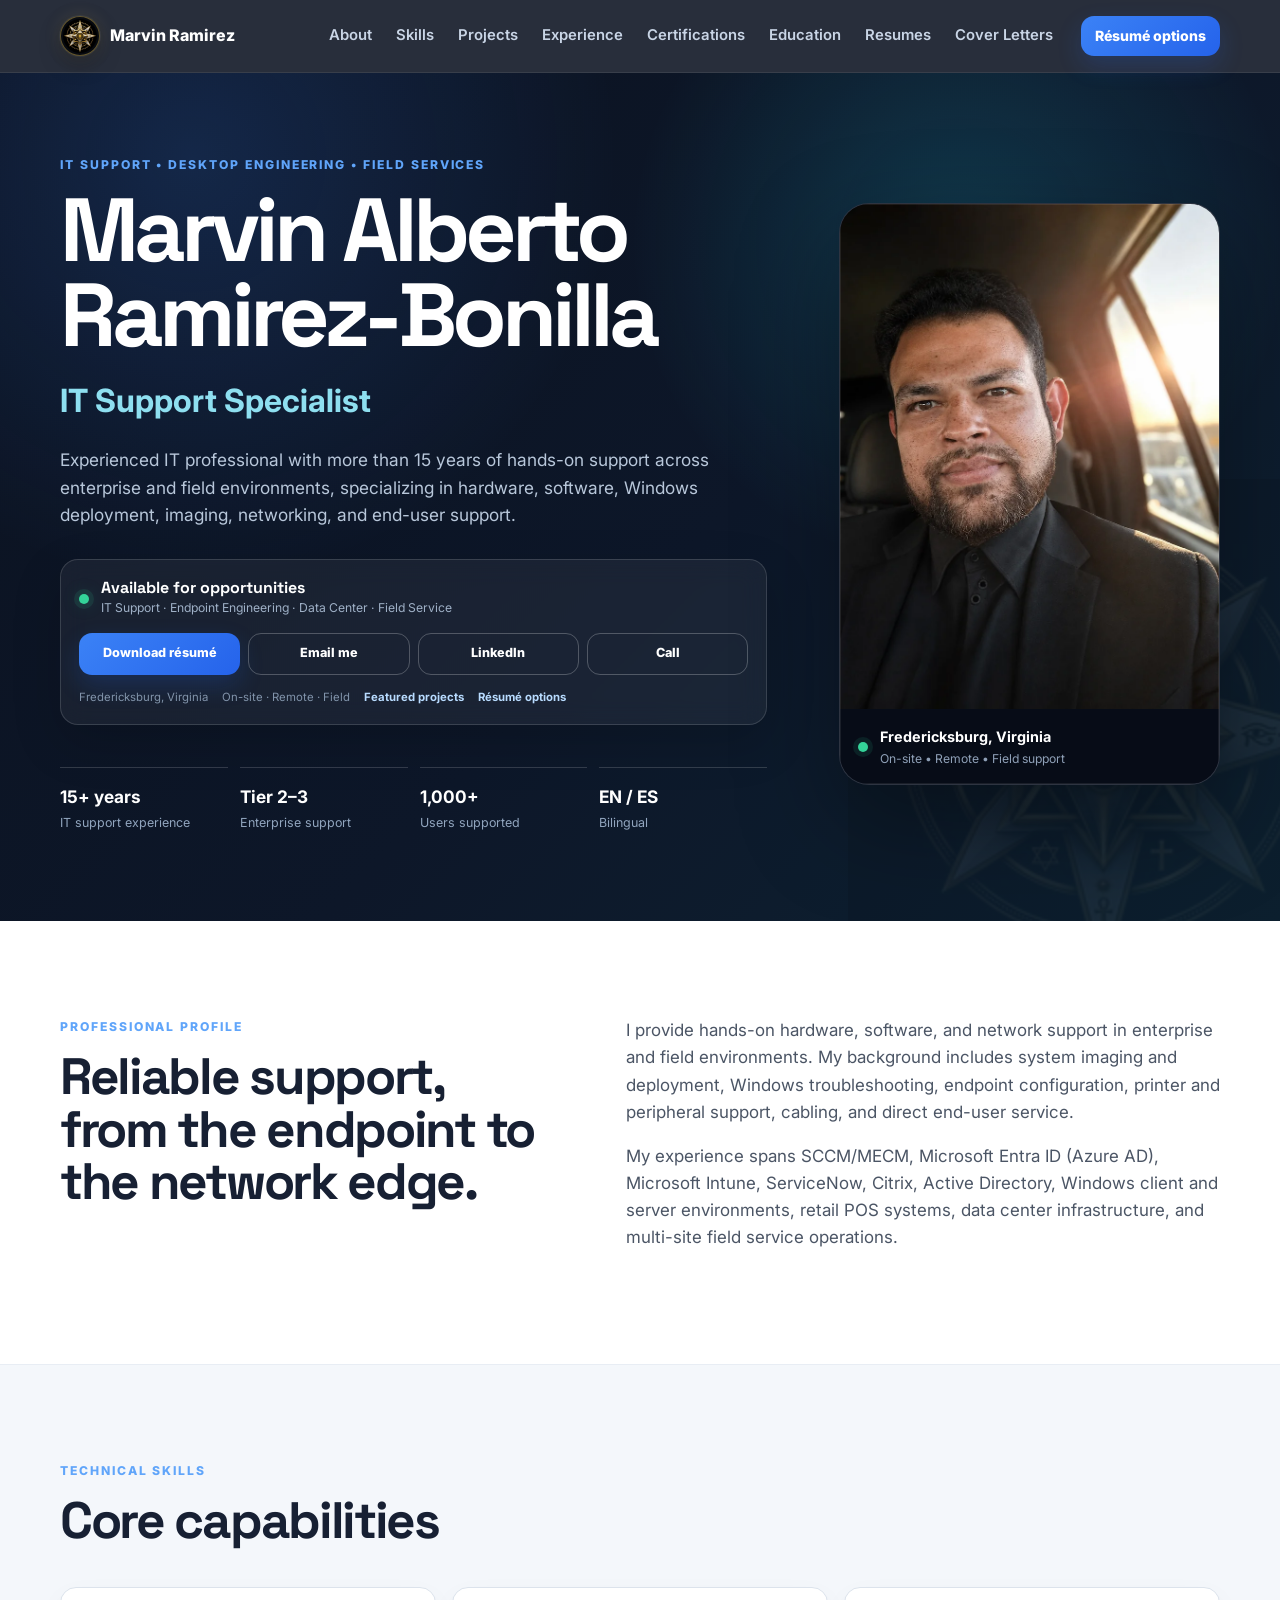
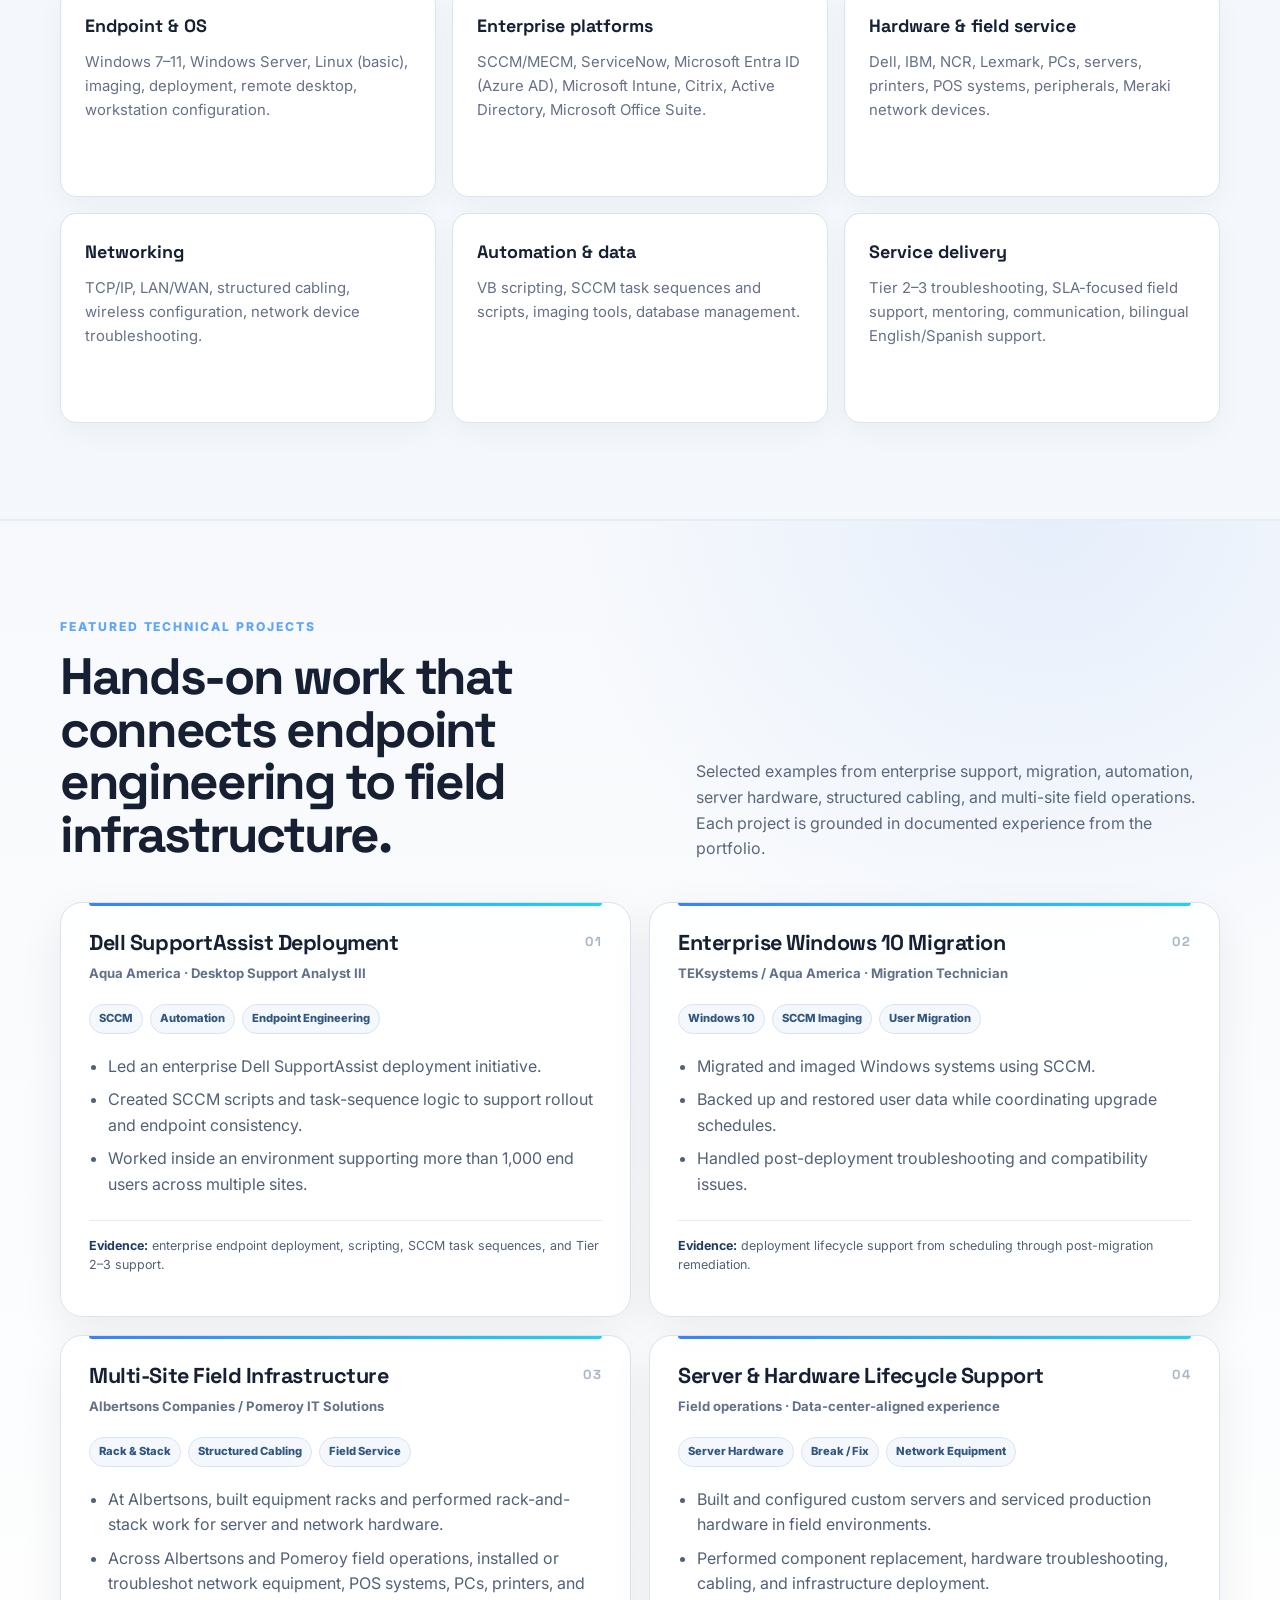
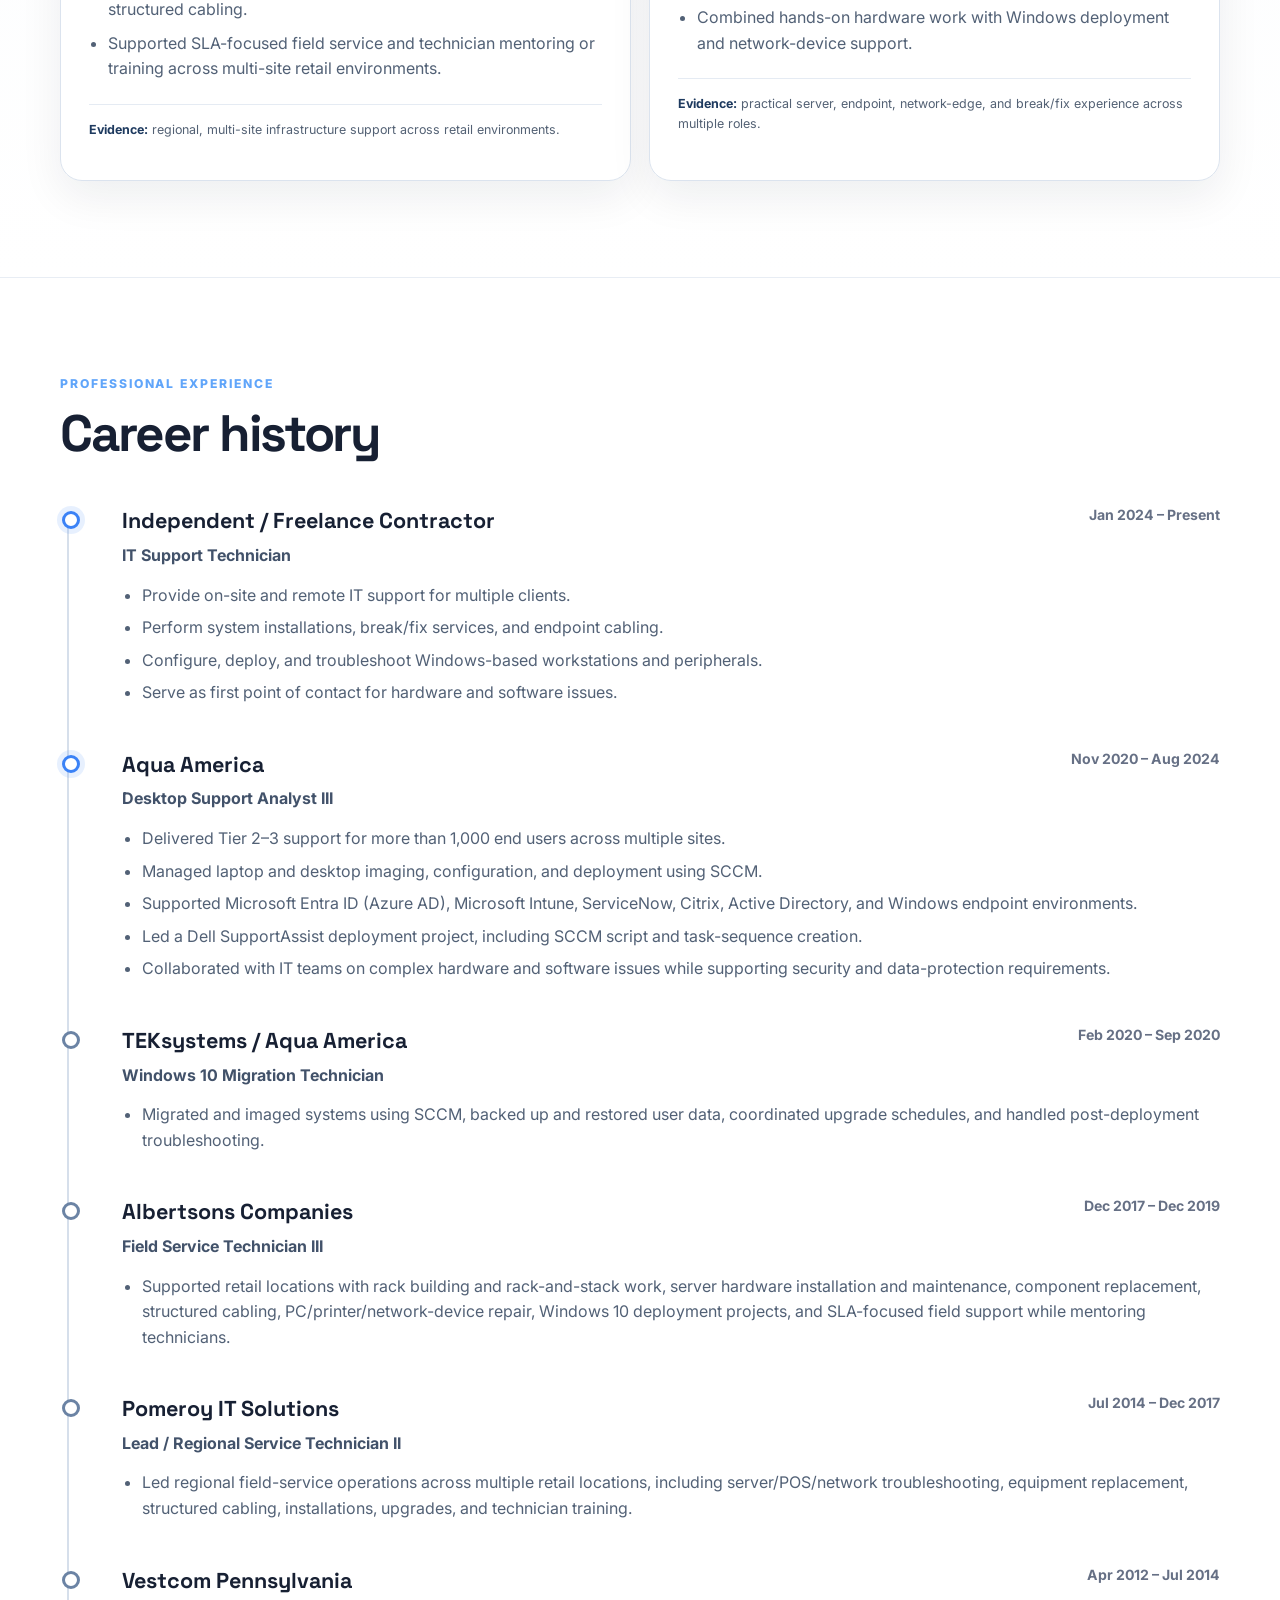
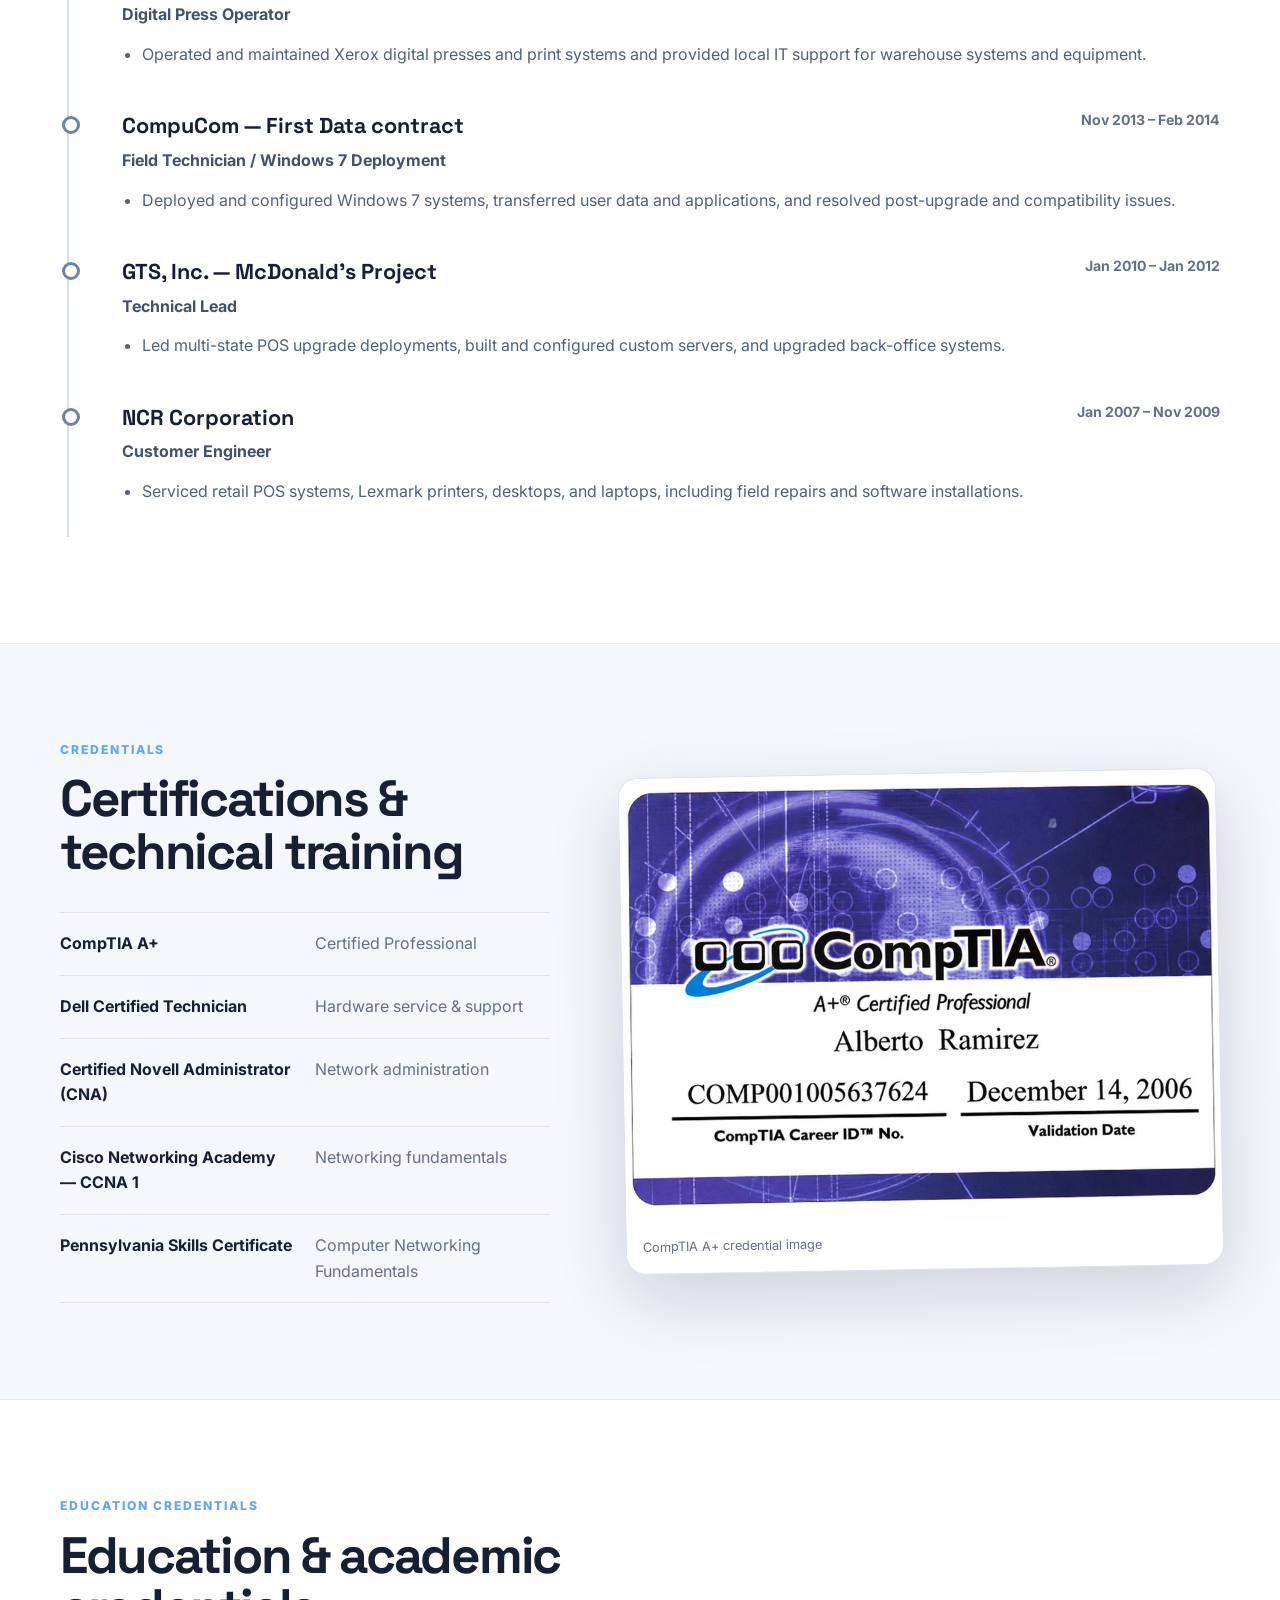
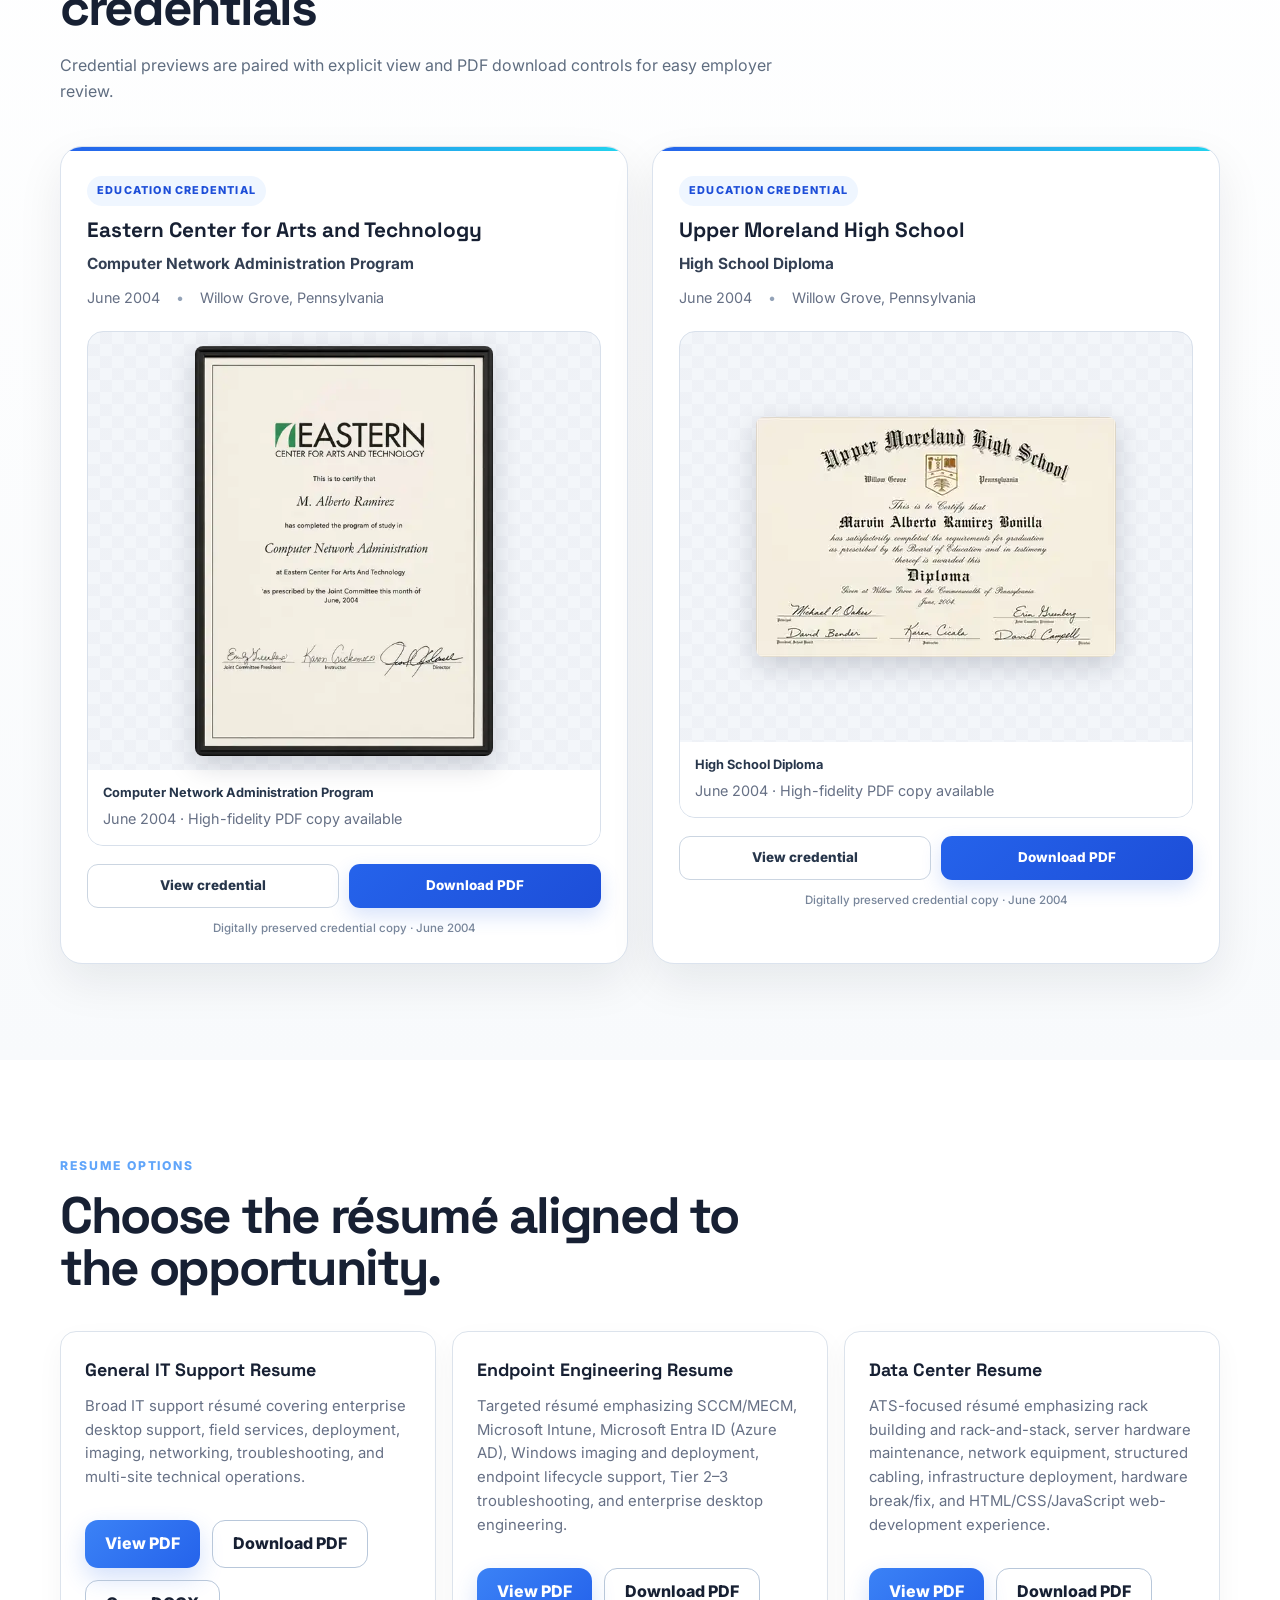
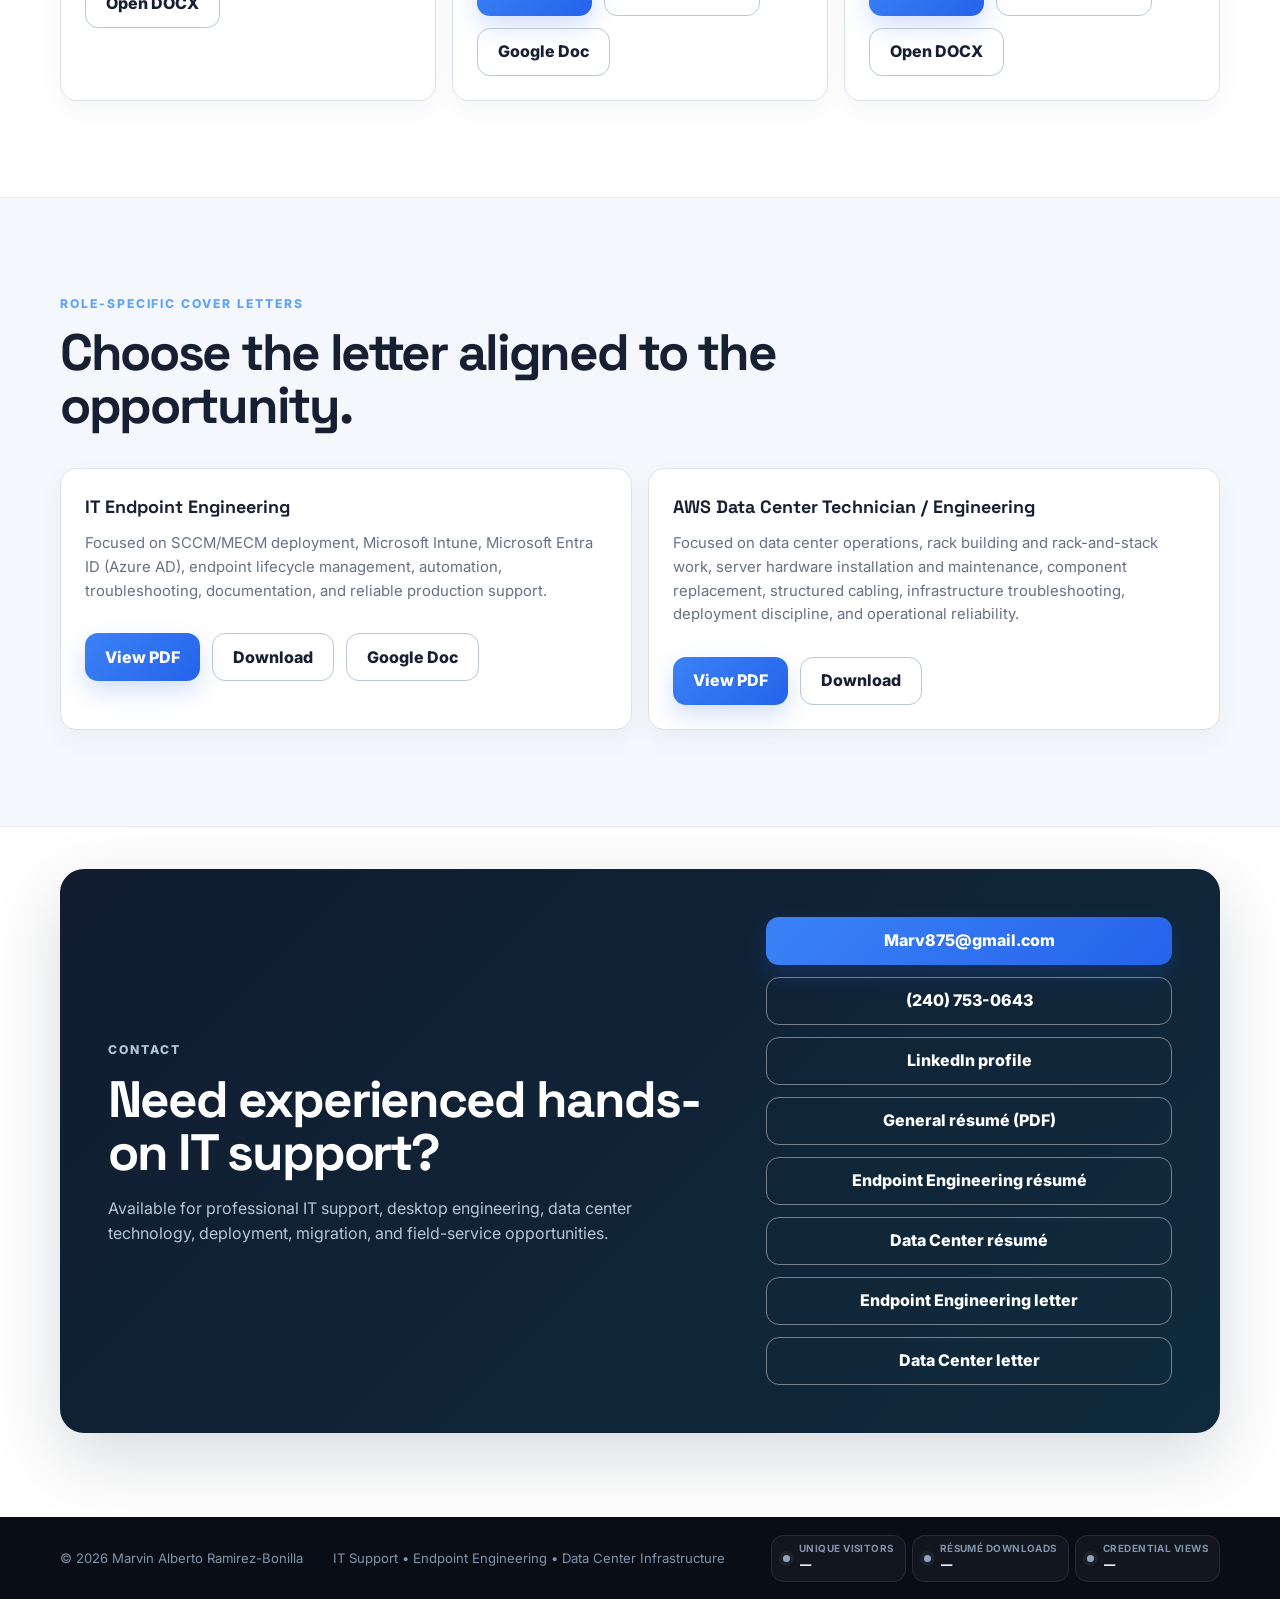
<file: index.html>
<!doctype html>
<html lang="en">
<head>
  <meta charset="utf-8" />
  <meta name="viewport" content="width=device-width, initial-scale=1" />
  <meta name="description" content="Marvin Alberto Ramirez-Bonilla — IT Support, Endpoint Engineering, and Data Center Infrastructure professional with 15+ years of hands-on enterprise and field-service experience." />
  <meta name="theme-color" content="#0b1220" />
  <title>Marvin Alberto Ramirez-Bonilla | IT Support & Infrastructure</title>
  <link rel="canonical" href="https://www.marvinmonad.com/" />
  <meta property="og:title" content="Marvin Alberto Ramirez-Bonilla | IT Support & Infrastructure" />
  <meta property="og:description" content="IT Support, Endpoint Engineering, and Data Center Infrastructure professional with 15+ years of hands-on experience." />
  <meta property="og:url" content="https://www.marvinmonad.com/" />
  <meta property="og:type" content="website" />
  <link rel="preconnect" href="https://fonts.googleapis.com" />
  <link rel="preconnect" href="https://fonts.gstatic.com" crossorigin />
  <link href="https://fonts.googleapis.com/css2?family=Inter:wght@400;500;600;700;800&family=Space+Grotesk:wght@500;600;700&display=swap" rel="stylesheet" />
  <link rel="stylesheet" href="styles.css" />
  <link rel="stylesheet" href="visitor-counter.css?v=20260817-1" />
  <script type="application/ld+json">
  {
    "@context": "https://schema.org",
    "@type": "Person",
    "name": "Marvin Alberto Ramirez-Bonilla",
    "jobTitle": "IT Support Specialist / Endpoint Engineering / Data Center Infrastructure",
    "email": "mailto:Marv875@gmail.com",
    "telephone": "+1-240-753-0643",
    "address": {"@type":"PostalAddress","addressLocality":"Fredericksburg","addressRegion":"VA","addressCountry":"US"},
    "url": "https://www.marvinmonad.com/",
    "sameAs": ["https://www.linkedin.com/in/marvin-alberto-ramirez-bonilla-54261410"]
  }
  </script>
</head>
<body>
  <a class="skip-link" href="#main">Skip to content</a>

  <header class="site-header">
    <div class="shell nav-wrap">
      <a class="brand" href="#top" aria-label="Marvin Ramirez home">
        <span class="brand-mark">MR</span>
        <span>Marvin Ramirez</span>
      </a>
      <nav aria-label="Primary navigation">
        <a href="#about">About</a>
        <a href="#skills">Skills</a>
        <a href="#experience">Experience</a>
        <a href="#certifications">Certifications</a>
        <a href="#education">Education</a>
        <a href="#resumes">Resumes</a>
        <a href="#cover-letter">Cover Letters</a>
      </nav>
      <a class="button button-small" href="#resumes">Résumé options</a>
    </div>
  </header>

  <main id="main">
    <section class="hero" id="top">
      <div class="shell hero-grid">
        <div class="hero-copy">
          <p class="eyebrow">IT SUPPORT • DESKTOP ENGINEERING • FIELD SERVICES</p>
          <h1>Marvin Alberto Ramirez-Bonilla</h1>
          <p class="hero-role">IT Support Specialist</p>
          <p class="hero-summary">Experienced IT professional with more than 15 years of hands-on support across enterprise and field environments, specializing in hardware, software, Windows deployment, imaging, networking, and end-user support.</p>
          <div class="hero-actions">
            <a class="button" href="mailto:Marv875@gmail.com">Contact me</a>
            <a class="button button-ghost" href="#experience">View experience</a>
            <a class="button button-ghost" href="https://www.linkedin.com/in/marvin-alberto-ramirez-bonilla-54261410" target="_blank" rel="noopener noreferrer" aria-label="View Marvin Alberto Ramirez on LinkedIn">LinkedIn</a>
          </div>
          <div class="quick-facts" aria-label="Professional highlights">
            <div><strong>15+ years</strong><span>IT support experience</span></div>
            <div><strong>Tier 2–3</strong><span>Enterprise support</span></div>
            <div><strong>1,000+</strong><span>Users supported</span></div>
            <div><strong>EN / ES</strong><span>Bilingual</span></div>
          </div>
        </div>
        <aside class="portrait-card" aria-label="Professional portrait">
          <img id="profileImage" alt="Professional portrait of Marvin Alberto Ramirez-Bonilla" fetchpriority="high" decoding="async" />
          <div class="portrait-meta">
            <span class="status-dot" aria-hidden="true"></span>
            <div>
              <strong>Fredericksburg, Virginia</strong>
              <span>On-site • Remote • Field support</span>
            </div>
          </div>
        </aside>
      </div>
    </section>

    <section class="section" id="about">
      <div class="shell split">
        <div>
          <p class="section-kicker">Professional profile</p>
          <h2>Reliable support, from the endpoint to the network edge.</h2>
        </div>
        <div class="prose">
          <p>I provide hands-on hardware, software, and network support in enterprise and field environments. My background includes system imaging and deployment, Windows troubleshooting, endpoint configuration, printer and peripheral support, cabling, and direct end-user service.</p>
          <p>My experience spans SCCM/MECM, Microsoft Entra ID (Azure AD), Microsoft Intune, ServiceNow, Citrix, Active Directory, Windows client and server environments, retail POS systems, data center infrastructure, and multi-site field service operations.</p>
        </div>
      </div>
    </section>

    <section class="section section-tinted" id="skills">
      <div class="shell">
        <p class="section-kicker">Technical skills</p>
        <h2>Core capabilities</h2>
        <div class="skill-grid">
          <article class="skill-card">
            <h3>Endpoint & OS</h3>
            <p>Windows 7–11, Windows Server, Linux (basic), imaging, deployment, remote desktop, workstation configuration.</p>
          </article>
          <article class="skill-card">
            <h3>Enterprise platforms</h3>
            <p>SCCM/MECM, ServiceNow, Microsoft Entra ID (Azure AD), Microsoft Intune, Citrix, Active Directory, Microsoft Office Suite.</p>
          </article>
          <article class="skill-card">
            <h3>Hardware & field service</h3>
            <p>Dell, IBM, NCR, Lexmark, PCs, servers, printers, POS systems, peripherals, Meraki network devices.</p>
          </article>
          <article class="skill-card">
            <h3>Networking</h3>
            <p>TCP/IP, LAN/WAN, structured cabling, wireless configuration, network device troubleshooting.</p>
          </article>
          <article class="skill-card">
            <h3>Automation & data</h3>
            <p>VB scripting, SCCM task sequences and scripts, imaging tools, database management.</p>
          </article>
          <article class="skill-card">
            <h3>Service delivery</h3>
            <p>Tier 2–3 troubleshooting, SLA-focused field support, mentoring, communication, bilingual English/Spanish support.</p>
          </article>
        </div>
      </div>
    </section>

    <section class="section" id="experience">
      <div class="shell">
        <p class="section-kicker">Professional experience</p>
        <h2>Career history</h2>
        <div class="timeline">
          <article class="job featured-job">
            <div class="job-head">
              <div><h3>Independent / Freelance Contractor</h3><p>IT Support Technician</p></div>
              <time>Jan 2024 – Present</time>
            </div>
            <ul>
              <li>Provide on-site and remote IT support for multiple clients.</li>
              <li>Perform system installations, break/fix services, and endpoint cabling.</li>
              <li>Configure, deploy, and troubleshoot Windows-based workstations and peripherals.</li>
              <li>Serve as first point of contact for hardware and software issues.</li>
            </ul>
          </article>

          <article class="job featured-job">
            <div class="job-head">
              <div><h3>Aqua America</h3><p>Desktop Support Analyst III</p></div>
              <time>Nov 2020 – Aug 2024</time>
            </div>
            <ul>
              <li>Delivered Tier 2–3 support for more than 1,000 end users across multiple sites.</li>
              <li>Managed laptop and desktop imaging, configuration, and deployment using SCCM.</li>
              <li>Supported Microsoft Entra ID (Azure AD), Microsoft Intune, ServiceNow, Citrix, Active Directory, and Windows endpoint environments.</li>
              <li>Led a Dell SupportAssist deployment project, including SCCM script and task-sequence creation.</li>
              <li>Collaborated with IT teams on complex hardware and software issues while supporting security and data-protection requirements.</li>
            </ul>
          </article>

          <article class="job">
            <div class="job-head"><div><h3>TEKsystems / Aqua America</h3><p>Windows 10 Migration Technician</p></div><time>Feb 2020 – Sep 2020</time></div>
            <ul><li>Migrated and imaged systems using SCCM, backed up and restored user data, coordinated upgrade schedules, and handled post-deployment troubleshooting.</li></ul>
          </article>

          <article class="job">
            <div class="job-head"><div><h3>Albertsons Companies</h3><p>Field Service Technician III</p></div><time>Dec 2017 – Dec 2019</time></div>
            <ul><li>Supported retail locations with rack building and rack-and-stack work, server hardware installation and maintenance, component replacement, structured cabling, PC/printer/network-device repair, Windows 10 deployment projects, and SLA-focused field support while mentoring technicians.</li></ul>
          </article>

          <article class="job">
            <div class="job-head"><div><h3>Pomeroy IT Solutions</h3><p>Lead / Regional Service Technician II</p></div><time>Jul 2014 – Dec 2017</time></div>
            <ul><li>Led regional field-service operations across multiple retail locations, including server/POS/network troubleshooting, equipment replacement, structured cabling, installations, upgrades, and technician training.</li></ul>
          </article>

          <article class="job">
            <div class="job-head"><div><h3>Vestcom Pennsylvania</h3><p>Digital Press Operator</p></div><time>Apr 2012 – Jul 2014</time></div>
            <ul><li>Operated and maintained Xerox digital presses and print systems and provided local IT support for warehouse systems and equipment.</li></ul>
          </article>

          <article class="job">
            <div class="job-head"><div><h3>CompuCom — First Data contract</h3><p>Field Technician / Windows 7 Deployment</p></div><time>Nov 2013 – Feb 2014</time></div>
            <ul><li>Deployed and configured Windows 7 systems, transferred user data and applications, and resolved post-upgrade and compatibility issues.</li></ul>
          </article>

          <article class="job">
            <div class="job-head"><div><h3>GTS, Inc. — McDonald’s Project</h3><p>Technical Lead</p></div><time>Jan 2010 – Jan 2012</time></div>
            <ul><li>Led multi-state POS upgrade deployments, built and configured custom servers, and upgraded back-office systems.</li></ul>
          </article>

          <article class="job">
            <div class="job-head"><div><h3>NCR Corporation</h3><p>Customer Engineer</p></div><time>Jan 2007 – Nov 2009</time></div>
            <ul><li>Serviced retail POS systems, Lexmark printers, desktops, and laptops, including field repairs and software installations.</li></ul>
          </article>
        </div>
      </div>
    </section>

    <section class="section section-tinted" id="certifications">
      <div class="shell cert-layout">
        <div>
          <p class="section-kicker">Credentials</p>
          <h2>Certifications & technical training</h2>
          <ul class="credential-list">
            <li><strong>CompTIA A+</strong><span>Certified Professional</span></li>
            <li><strong>Dell Certified Technician</strong><span>Hardware service & support</span></li>
            <li><strong>Certified Novell Administrator (CNA)</strong><span>Network administration</span></li>
            <li><strong>Cisco Networking Academy — CCNA 1</strong><span>Networking fundamentals</span></li>
            <li><strong>Pennsylvania Skills Certificate</strong><span>Computer Networking Fundamentals</span></li>
          </ul>
        </div>
        <figure class="certificate-card">
          <a id="certLink" href="#" target="_blank" rel="noopener">
            <img id="certImage" alt="CompTIA A+ Certified Professional credential for Alberto Ramirez" loading="lazy" decoding="async" />
          </a>
          <figcaption>CompTIA A+ credential image</figcaption>
        </figure>
      </div>
    </section>

    <section class="section" id="education">
      <div class="shell">
        <p class="section-kicker">Education</p>
        <h2>Foundation in computer networking</h2>
        <div class="education-grid">
          <article>
            <h3>Eastern Center for Arts and Technology</h3>
            <p>Computer Network Administration Program • June 2004</p>
            <span>Willow Grove, Pennsylvania</span>
            <figure class="certificate-card" style="margin:22px 0 0;transform:none;box-shadow:0 14px 34px rgba(15,23,42,.12);">
              <a id="educationCredentialLink" href="#" target="_blank" rel="noopener">
                <img id="educationCredentialImage" loading="lazy" decoding="async" alt="Eastern Center for Arts and Technology Computer Network Administration program credential awarded to M. Alberto Ramirez in June 2004" />
              </a>
              <figcaption>Computer Network Administration Program · June 2004</figcaption>
            </figure>
          </article>
          <article>
            <h3>Upper Moreland High School</h3>
            <p>High School Diploma • June 2004</p>
            <span>Willow Grove, Pennsylvania</span>
            <figure class="certificate-card" style="margin:22px 0 0;transform:none;box-shadow:0 14px 34px rgba(15,23,42,.12);">
              <a href="https://drive.google.com/uc?export=download&id=1xUyDk8hZVfvkH5Q1zyFi1_C7lyl9K5RN" target="_blank" rel="noopener" aria-label="Download Upper Moreland High School diploma as high-fidelity PDF">
                <img src="assets/upper-moreland-high-school-diploma.webp?v=20260817-diploma-placement1" loading="lazy" decoding="async" alt="Upper Moreland High School diploma awarded to Marvin Alberto Ramirez Bonilla in June 2004" />
              </a>
              <figcaption>High School Diploma · June 2004 · <a data-upper-pdf-download href="https://drive.google.com/uc?export=download&id=1xUyDk8hZVfvkH5Q1zyFi1_C7lyl9K5RN" target="_blank" rel="noopener" style="font-weight:700;color:#2563eb;text-decoration:none">Download high-fidelity PDF</a></figcaption>
            </figure>
          </article>
        </div>
      </div>
    </section>

    <section class="section" id="resumes">
      <div class="shell">
        <p class="section-kicker">Resume options</p>
        <h2>Choose the résumé aligned to the opportunity.</h2>
        <div class="skill-grid" style="grid-template-columns:repeat(auto-fit,minmax(280px,1fr));margin-top:36px;">
          <article class="skill-card" style="min-height:auto;">
            <h3>General IT Support Resume</h3>
            <p>Broad IT support résumé covering enterprise desktop support, field services, deployment, imaging, networking, troubleshooting, and multi-site technical operations.</p>
            <div class="hero-actions">
              <a class="button" href="https://drive.google.com/file/d/1-x9CWEKG3XUHW4QFA-6PKvqYLFIgXTUZ/view?usp=drivesdk" target="_blank" rel="noopener">View PDF</a>
              <a class="button button-ghost" href="https://drive.google.com/uc?export=download&id=1-x9CWEKG3XUHW4QFA-6PKvqYLFIgXTUZ" target="_blank" rel="noopener">Download PDF</a>
              <a class="button button-ghost" href="https://docs.google.com/document/d/1YYJu5fLSMsgPeGTZZCwYxRincXPZ7LFN/edit?usp=drivesdk" target="_blank" rel="noopener">Open DOCX</a>
            </div>
          </article>
          <article class="skill-card" style="min-height:auto;">
            <h3>Endpoint Engineering Resume</h3>
            <p>Targeted résumé emphasizing SCCM/MECM, Microsoft Intune, Microsoft Entra ID (Azure AD), Windows imaging and deployment, endpoint lifecycle support, Tier 2–3 troubleshooting, and enterprise desktop engineering.</p>
            <div class="hero-actions">
              <a class="button" href="https://drive.google.com/file/d/1P9GJ3PWycVtSHTgTp-k9mI9FGGY2AaNV/view?usp=drivesdk" target="_blank" rel="noopener">View PDF</a>
              <a class="button button-ghost" href="https://drive.google.com/uc?export=download&id=1P9GJ3PWycVtSHTgTp-k9mI9FGGY2AaNV" target="_blank" rel="noopener">Download PDF</a>
              <a class="button button-ghost" href="https://docs.google.com/document/d/1dvyl3skyVJu45a4y_Dpr7jzwh_MG81kYjTqm7fZG3tk/edit?usp=drivesdk" target="_blank" rel="noopener">Google Doc</a>
            </div>
          </article>
          <article class="skill-card" style="min-height:auto;">
            <h3>Data Center Resume</h3>
            <p>ATS-focused résumé emphasizing rack building and rack-and-stack, server hardware maintenance, network equipment, structured cabling, infrastructure deployment, hardware break/fix, and HTML/CSS/JavaScript web-development experience.</p>
            <div class="hero-actions">
              <a class="button" href="https://drive.google.com/file/d/1dKfGFVppYUdJ0SDFnmy8WgaLYyyoJ94w/view?usp=drivesdk" target="_blank" rel="noopener">View PDF</a>
              <a class="button button-ghost" href="https://drive.google.com/uc?export=download&id=1dKfGFVppYUdJ0SDFnmy8WgaLYyyoJ94w" target="_blank" rel="noopener">Download PDF</a>
              <a class="button button-ghost" href="https://docs.google.com/document/d/1jr5huPhhTj6cRtc1cHX86FsCe4xkUt8K/edit?usp=drivesdk" target="_blank" rel="noopener">Open DOCX</a>
            </div>
          </article>
        </div>
      </div>
    </section>

    <section class="section section-tinted" id="cover-letter">
      <div class="shell">
        <p class="section-kicker">Role-specific cover letters</p>
        <h2>Choose the letter aligned to the opportunity.</h2>
        <div class="skill-grid" style="grid-template-columns:repeat(auto-fit,minmax(280px,1fr));margin-top:36px;">
          <article class="skill-card" style="min-height:auto;">
            <h3>IT Endpoint Engineering</h3>
            <p>Focused on SCCM/MECM deployment, Microsoft Intune, Microsoft Entra ID (Azure AD), endpoint lifecycle management, automation, troubleshooting, documentation, and reliable production support.</p>
            <div class="hero-actions">
              <a class="button" href="https://drive.google.com/file/d/1Zm5KoFZbodUMx2PGfxvkei65O7rcQZ-S/view?usp=drivesdk" target="_blank" rel="noopener">View PDF</a>
              <a class="button button-ghost" href="https://drive.google.com/uc?export=download&id=1Zm5KoFZbodUMx2PGfxvkei65O7rcQZ-S" target="_blank" rel="noopener">Download</a>
              <a class="button button-ghost" href="https://docs.google.com/document/d/1b3_Q7KmdMWHiAwvraXl8Gy4cLRAgsXD6oDFCTS9uRrE/edit?usp=drivesdk" target="_blank" rel="noopener">Google Doc</a>
            </div>
          </article>
          <article class="skill-card" style="min-height:auto;">
            <h3>AWS Data Center Technician / Engineering</h3>
            <p>Focused on data center operations, rack building and rack-and-stack work, server hardware installation and maintenance, component replacement, structured cabling, infrastructure troubleshooting, deployment discipline, and operational reliability.</p>
            <div class="hero-actions">
              <a class="button" href="https://drive.google.com/file/d/1rS2Q98EjhHtO5mwmTwPHzwv1Tl0Q6WPO/view?usp=drivesdk" target="_blank" rel="noopener">View PDF</a>
              <a class="button button-ghost" href="https://drive.google.com/uc?export=download&id=1rS2Q98EjhHtO5mwmTwPHzwv1Tl0Q6WPO" target="_blank" rel="noopener">Download</a>
            </div>
          </article>
        </div>
      </div>
    </section>

    <section class="contact-section" id="contact">
      <div class="shell contact-card">
        <div>
          <p class="section-kicker">Contact</p>
          <h2>Need experienced hands-on IT support?</h2>
          <p>Available for professional IT support, desktop engineering, data center technology, deployment, migration, and field-service opportunities.</p>
        </div>
        <div class="contact-actions">
          <a class="button" href="mailto:Marv875@gmail.com">Marv875@gmail.com</a>
          <a class="button button-ghost light" href="tel:+12407530643">(240) 753-0643</a>
          <a class="button button-ghost light" href="https://www.linkedin.com/in/marvin-alberto-ramirez-bonilla-54261410" target="_blank" rel="noopener noreferrer">LinkedIn profile</a>
          <a class="button button-ghost light" href="https://drive.google.com/uc?export=download&id=1-x9CWEKG3XUHW4QFA-6PKvqYLFIgXTUZ" target="_blank" rel="noopener">General résumé (PDF)</a>
          <a class="button button-ghost light" href="https://drive.google.com/file/d/1P9GJ3PWycVtSHTgTp-k9mI9FGGY2AaNV/view?usp=drivesdk" target="_blank" rel="noopener">Endpoint Engineering résumé</a>
          <a class="button button-ghost light" href="https://drive.google.com/file/d/1dKfGFVppYUdJ0SDFnmy8WgaLYyyoJ94w/view?usp=drivesdk" target="_blank" rel="noopener">Data Center résumé</a>
          <a class="button button-ghost light" href="https://drive.google.com/file/d/1Zm5KoFZbodUMx2PGfxvkei65O7rcQZ-S/view?usp=drivesdk" target="_blank" rel="noopener">Endpoint Engineering letter</a>
          <a class="button button-ghost light" href="https://drive.google.com/file/d/1rS2Q98EjhHtO5mwmTwPHzwv1Tl0Q6WPO/view?usp=drivesdk" target="_blank" rel="noopener">Data Center letter</a>
        </div>
      </div>
    </section>
  </main>

  <footer>
    <div class="shell footer-inner">
      <span>© <span id="year"></span> Marvin Alberto Ramirez-Bonilla</span>
      <span>IT Support • Endpoint Engineering • Data Center Infrastructure</span>
      <span class="visitor-counter" title="Persistent approximate unique visitor count">
        <span class="visitor-counter-icon" aria-hidden="true"></span>
        <span>Visitors <strong id="visitorCount" aria-live="polite">…</strong></span>
      </span>
    </div>
  </footer>
  <noscript>This portfolio requires JavaScript to display embedded media and the visitor count.</noscript>
  <script>document.getElementById('year').textContent = new Date().getFullYear();</script>
  <script src="asset-loader.js?v=20260817-drive-resume1"></script>
  <script src="visitor-counter.js?v=20260826-resume-sync1"></script>
</body>
</html>
</file>
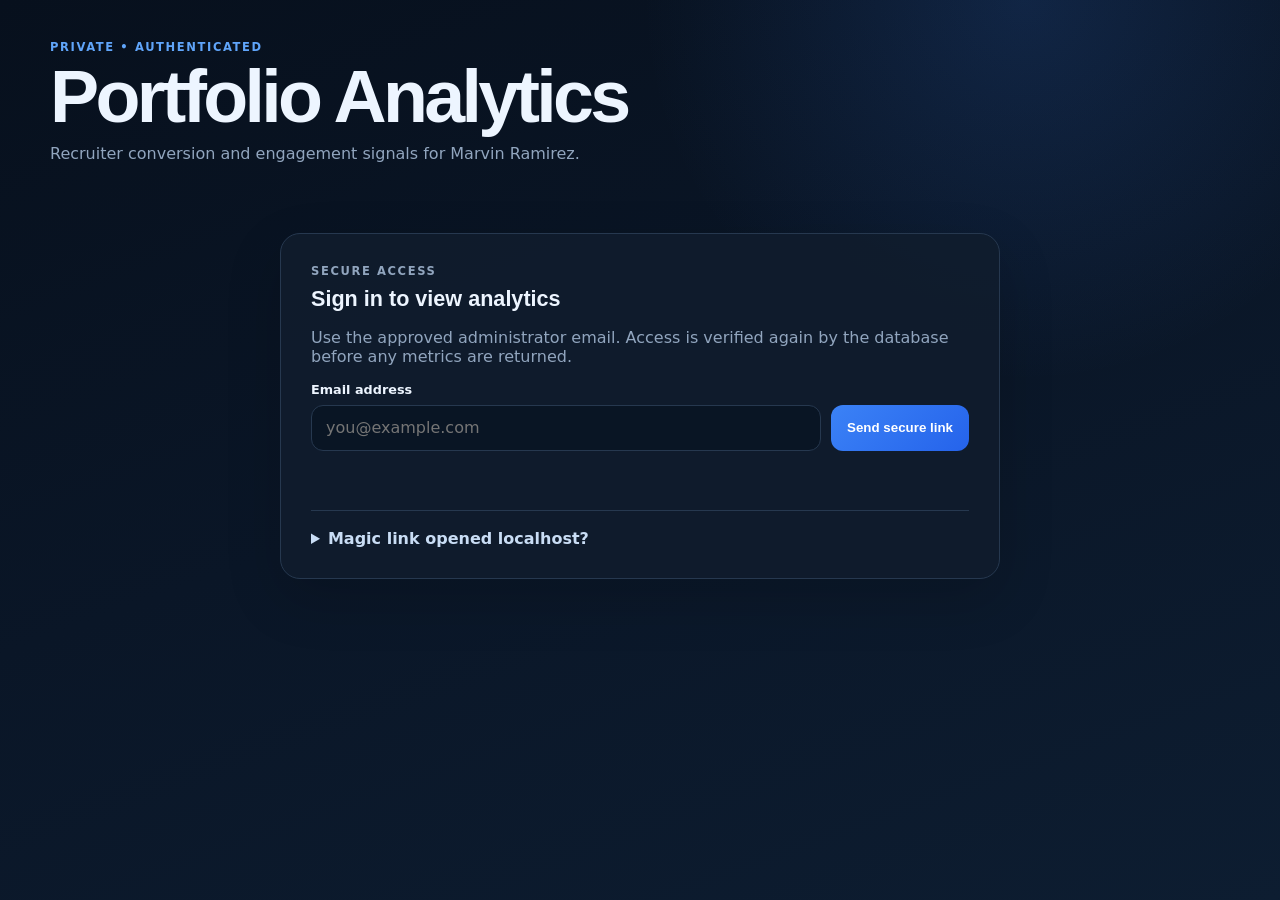
<file: private-analytics-dashboard/index.html>
<!doctype html>
<html lang="en">
<head>
  <meta charset="utf-8" />
  <meta name="viewport" content="width=device-width, initial-scale=1" />
  <meta name="robots" content="noindex,nofollow,noarchive" />
  <meta name="referrer" content="no-referrer" />
  <meta name="supabase-url" content="https://lidpzxfnaezzjzrvfpnu.supabase.co" />
  <meta name="supabase-anon-key" content="eyJhbGciOiJIUzI1NiIsInR5cCI6IkpXVCJ9.eyJpc3MiOiJzdXBhYmFzZSIsInJlZiI6ImxpZHB6eGZuYWV6emp6cnZmcG51Iiwicm9sZSI6ImFub24iLCJpYXQiOjE3ODcxMTMwNzAsImV4cCI6MjEwMjY4OTA3MH0.Q26rzbTb87EID5Wokz5Ghq8XT4eA0_0hrEVe2dkNC4Y" />
  <title>Private Portfolio Analytics</title>
  <link rel="stylesheet" href="dashboard.css" />
</head>
<body>
  <main class="shell">
    <header class="topbar">
      <div>
        <p class="eyebrow">PRIVATE • AUTHENTICATED</p>
        <h1>Portfolio Analytics</h1>
        <p class="subtitle">Recruiter conversion and engagement signals for Marvin Ramirez.</p>
      </div>
      <button id="signOut" class="button button-ghost" hidden>Sign out</button>
    </header>

    <section id="configNotice" class="notice" hidden>
      Backend configuration has not been injected yet. This preview remains intentionally disconnected from production data.
    </section>

    <section id="authPanel" class="auth-card">
      <p class="section-kicker">Secure access</p>
      <h2>Sign in to view analytics</h2>
      <p>Use the approved administrator email. Access is verified again by the database before any metrics are returned.</p>
      <form id="loginForm">
        <label for="email">Email address</label>
        <div class="auth-row">
          <input id="email" name="email" type="email" autocomplete="email" required placeholder="you@example.com" />
          <button class="button" type="submit">Send secure link</button>
        </div>
        <p id="authMessage" class="form-message" aria-live="polite"></p>
      </form>

      <details id="recoveryPanel" class="recovery-panel">
        <summary>Magic link opened localhost?</summary>
        <p>If the sign-in email authenticates successfully but your browser lands on <code>localhost:3000</code>, copy the <strong>entire address-bar URL</strong>, return to this page, and paste it below. The session token is processed only in this browser and immediately cleared from the field.</p>
        <form id="recoveryForm">
          <label for="localhostUrl">Localhost redirect URL</label>
          <textarea id="localhostUrl" name="localhostUrl" rows="4" spellcheck="false" autocomplete="off" placeholder="http://localhost:3000/#access_token=…&refresh_token=…"></textarea>
          <button class="button" type="submit">Recover secure session</button>
          <p id="recoveryMessage" class="form-message" aria-live="polite"></p>
        </form>
      </details>
    </section>

    <section id="dashboard" hidden>
      <div class="metric-grid" aria-label="Primary analytics metrics">
        <article><span>Unique visitors</span><strong id="visitors">—</strong><small>Deduplicated browser identities</small></article>
        <article><span>Résumé downloads</span><strong id="resumes">—</strong><small>General + Data Center</small></article>
        <article><span>Credential views</span><strong id="credentials">—</strong><small>Diplomas and certifications</small></article>
        <article><span>Recruiter actions</span><strong id="actions">—</strong><small>LinkedIn + email + phone</small></article>
      </div>

      <div class="grid-2">
        <section class="panel">
          <div class="panel-head"><div><p class="section-kicker">Conversion funnel</p><h2>Visitor → intent</h2></div><span id="generatedAt">—</span></div>
          <div id="funnel" class="funnel"></div>
        </section>

        <section class="panel">
          <div class="panel-head"><div><p class="section-kicker">Recruiter intent</p><h2>Action breakdown</h2></div></div>
          <div id="actionBreakdown" class="breakdown"></div>
        </section>
      </div>

      <section class="panel">
        <div class="panel-head"><div><p class="section-kicker">30-day activity</p><h2>Recent engagement</h2></div></div>
        <div class="table-wrap">
          <table>
            <thead><tr><th>Date</th><th>Event</th><th>Count</th></tr></thead>
            <tbody id="dailyRows"></tbody>
          </table>
        </div>
      </section>

      <section class="panel security-panel">
        <p class="section-kicker">Security</p>
        <h2>Protected analytics architecture</h2>
        <p>Anonymous portfolio visitors can only submit a strict whitelist of event names to a write-only ingestion function. Counter tables are hidden by Row Level Security. Dashboard reads require a valid Supabase session and membership in the private administrator allowlist.</p>
      </section>
    </section>
  </main>

  <script type="module" src="dashboard.js?v=20260819-localhost-recovery1"></script>
</body>
</html>
</file>
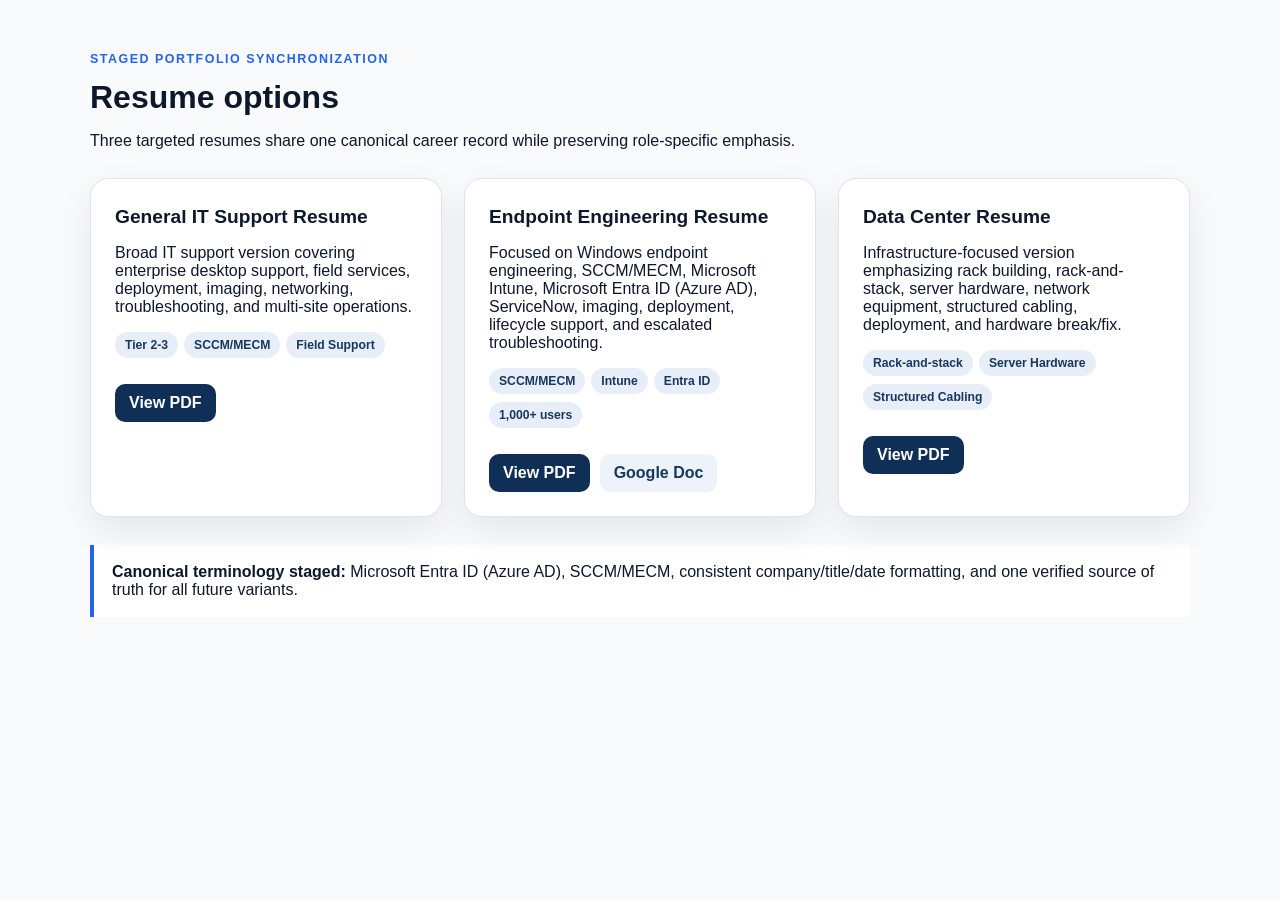
<file: resume-system-preview.html>
<!doctype html>
<html lang="en">
<head>
<meta charset="utf-8">
<meta name="viewport" content="width=device-width,initial-scale=1">
<title>Resume System Preview</title>
<style>
:root{font-family:Inter,Arial,sans-serif;color:#0f172a;background:#f8fafc}body{margin:0;padding:40px 18px}.shell{max-width:1100px;margin:auto}.kicker{text-transform:uppercase;letter-spacing:.12em;font-size:.78rem;font-weight:800;color:#2563eb}.grid{display:grid;grid-template-columns:repeat(auto-fit,minmax(280px,1fr));gap:22px;margin-top:28px}.card{background:#fff;border:1px solid #dbe4f0;border-radius:18px;padding:24px;box-shadow:0 14px 34px rgba(15,23,42,.08)}h1{font-size:2rem;margin:.3rem 0 0}h2{font-size:1.2rem;margin:.2rem 0 12px}.tag{display:inline-block;background:#e8eef8;color:#16385f;border-radius:999px;padding:6px 10px;font-size:.76rem;font-weight:800;margin:0 6px 8px 0}.actions{display:flex;gap:10px;flex-wrap:wrap;margin-top:18px}.btn{display:inline-block;padding:10px 14px;border-radius:10px;background:#0f2f57;color:white;text-decoration:none;font-weight:700}.ghost{background:#eef3f9;color:#16385f}.note{margin-top:28px;padding:18px;border-left:4px solid #2563eb;background:#fff}</style>
</head>
<body>
<div class="shell">
<p class="kicker">Staged portfolio synchronization</p>
<h1>Resume options</h1>
<p>Three targeted resumes share one canonical career record while preserving role-specific emphasis.</p>
<div class="grid">
<article class="card">
<h2>General IT Support Resume</h2>
<p>Broad IT support version covering enterprise desktop support, field services, deployment, imaging, networking, troubleshooting, and multi-site operations.</p>
<span class="tag">Tier 2-3</span><span class="tag">SCCM/MECM</span><span class="tag">Field Support</span>
<div class="actions"><a class="btn" href="https://drive.google.com/file/d/1-x9CWEKG3XUHW4QFA-6PKvqYLFIgXTUZ/view?usp=drivesdk">View PDF</a></div>
</article>
<article class="card">
<h2>Endpoint Engineering Resume</h2>
<p>Focused on Windows endpoint engineering, SCCM/MECM, Microsoft Intune, Microsoft Entra ID (Azure AD), ServiceNow, imaging, deployment, lifecycle support, and escalated troubleshooting.</p>
<span class="tag">SCCM/MECM</span><span class="tag">Intune</span><span class="tag">Entra ID</span><span class="tag">1,000+ users</span>
<div class="actions"><a class="btn" href="https://drive.google.com/file/d/1P9GJ3PWycVtSHTgTp-k9mI9FGGY2AaNV/view?usp=drivesdk">View PDF</a><a class="btn ghost" href="https://docs.google.com/document/d/1dvyl3skyVJu45a4y_Dpr7jzwh_MG81kYjTqm7fZG3tk/edit?usp=drivesdk">Google Doc</a></div>
</article>
<article class="card">
<h2>Data Center Resume</h2>
<p>Infrastructure-focused version emphasizing rack building, rack-and-stack, server hardware, network equipment, structured cabling, deployment, and hardware break/fix.</p>
<span class="tag">Rack-and-stack</span><span class="tag">Server Hardware</span><span class="tag">Structured Cabling</span>
<div class="actions"><a class="btn" href="https://drive.google.com/file/d/1dKfGFVppYUdJ0SDFnmy8WgaLYyyoJ94w/view?usp=drivesdk">View PDF</a></div>
</article>
</div>
<div class="note"><strong>Canonical terminology staged:</strong> Microsoft Entra ID (Azure AD), SCCM/MECM, consistent company/title/date formatting, and one verified source of truth for all future variants.</div>
</div>
</body>
</html>
</file>
<file: styles.css>
:root {
  --bg: #0b1220;
  --bg-2: #111b2d;
  --surface: #ffffff;
  --surface-2: #f4f7fb;
  --ink: #172033;
  --muted: #667085;
  --line: #dce3ec;
  --accent: #3b82f6;
  --accent-2: #22d3ee;
  --white: #ffffff;
  --shadow: 0 24px 70px rgba(15, 23, 42, .16);
  --radius: 24px;
  --radius-sm: 16px;
}

* { box-sizing: border-box; }
html { scroll-behavior: smooth; }
body {
  margin: 0;
  color: var(--ink);
  background: var(--surface);
  font-family: Inter, system-ui, -apple-system, BlinkMacSystemFont, "Segoe UI", sans-serif;
  line-height: 1.6;
  -webkit-font-smoothing: antialiased;
}
img { max-width: 100%; display: block; }
a { color: inherit; }
.shell { width: min(1160px, calc(100% - 40px)); margin: 0 auto; }
.skip-link { position: absolute; left: -999px; top: 10px; padding: 10px 14px; background: #fff; z-index: 99; }
.skip-link:focus { left: 10px; }

.site-header {
  position: sticky;
  top: 0;
  z-index: 20;
  background: rgba(11, 18, 32, .88);
  backdrop-filter: blur(16px);
  border-bottom: 1px solid rgba(255,255,255,.08);
  color: var(--white);
}
.nav-wrap { min-height: 72px; display: flex; align-items: center; gap: 28px; }
.brand { display: flex; align-items: center; gap: 10px; text-decoration: none; font-weight: 800; }
.brand-mark {
  width: 38px; height: 38px; border-radius: 11px; display: grid; place-items: center;
  background: linear-gradient(135deg, var(--accent), var(--accent-2));
  font-family: "Space Grotesk", sans-serif; letter-spacing: -.04em;
}
nav { margin-left: auto; display: flex; gap: 24px; }
nav a { text-decoration: none; color: #c9d5e6; font-size: .93rem; font-weight: 600; }
nav a:hover { color: #fff; }

.button {
  display: inline-flex; align-items: center; justify-content: center; min-height: 48px; padding: 0 20px;
  border-radius: 13px; text-decoration: none; font-weight: 800; background: linear-gradient(135deg, var(--accent), #2563eb); color: #fff;
  box-shadow: 0 10px 24px rgba(37, 99, 235, .2); transition: transform .2s ease, box-shadow .2s ease;
}
.button:hover { transform: translateY(-2px); box-shadow: 0 14px 28px rgba(37, 99, 235, .28); }
.button-small { min-height: 40px; padding: 0 14px; font-size: .88rem; }
.button-ghost { background: transparent; border: 1px solid #b8c7da; color: var(--ink); box-shadow: none; }
.button-ghost.light { color: #fff; border-color: rgba(255,255,255,.42); }

.hero {
  color: #fff;
  background:
    radial-gradient(circle at 75% 20%, rgba(34,211,238,.18), transparent 28%),
    radial-gradient(circle at 15% 10%, rgba(59,130,246,.18), transparent 32%),
    linear-gradient(135deg, #0b1220 0%, #0d1729 55%, #0d2232 100%);
  overflow: hidden;
}
.hero-grid { min-height: 700px; display: grid; grid-template-columns: 1.3fr .7fr; gap: 72px; align-items: center; padding: 82px 0 88px; }
.eyebrow, .section-kicker { margin: 0 0 14px; color: #60a5fa; letter-spacing: .16em; font-size: .76rem; font-weight: 800; text-transform: uppercase; }
.hero h1, h2, h3 { font-family: "Space Grotesk", Inter, sans-serif; }
.hero h1 { margin: 0; max-width: 760px; font-size: clamp(3.2rem, 7vw, 6.4rem); line-height: .94; letter-spacing: -.055em; }
.hero-role { margin: 18px 0 0; font-size: clamp(1.35rem, 3vw, 2rem); color: #8edff0; font-weight: 700; }
.hero-summary { max-width: 760px; color: #b8c7da; font-size: 1.08rem; margin: 20px 0 0; }
.hero-actions { display: flex; flex-wrap: wrap; gap: 12px; margin-top: 30px; }
.hero .button-ghost { color: #fff; border-color: rgba(255,255,255,.28); }
.quick-facts { display: grid; grid-template-columns: repeat(4, 1fr); gap: 12px; margin-top: 42px; }
.quick-facts div { border-top: 1px solid rgba(255,255,255,.16); padding-top: 15px; }
.quick-facts strong { display: block; color: #fff; font-size: 1.08rem; }
.quick-facts span { display: block; color: #91a5be; font-size: .78rem; margin-top: 3px; }

.portrait-card { position: relative; border-radius: 30px; overflow: hidden; box-shadow: 0 36px 100px rgba(0,0,0,.34); border: 1px solid rgba(255,255,255,.12); background: #111827; }
.portrait-card::after { content: ""; position: absolute; inset: 0; pointer-events: none; box-shadow: inset 0 0 0 1px rgba(255,255,255,.08); }
.portrait-card img { width: 100%; aspect-ratio: 3/4; object-fit: cover; object-position: center 25%; }
.portrait-meta { display: flex; align-items: center; gap: 12px; padding: 16px 18px; background: rgba(7,12,22,.96); }
.portrait-meta strong, .portrait-meta span { display: block; }
.portrait-meta strong { font-size: .9rem; }
.portrait-meta span { color: #8fa0b7; font-size: .76rem; }
.status-dot { width: 10px; height: 10px; border-radius: 999px; background: #34d399; box-shadow: 0 0 0 5px rgba(52,211,153,.1); }

.section { padding: 96px 0; }
.section-tinted { background: var(--surface-2); border-top: 1px solid #e8edf4; border-bottom: 1px solid #e8edf4; }
.section h2 { margin: 0; font-size: clamp(2.1rem, 4vw, 3.5rem); line-height: 1.03; letter-spacing: -.045em; max-width: 760px; }
.split { display: grid; grid-template-columns: .9fr 1.1fr; gap: 80px; align-items: start; }
.prose { color: #4b5565; font-size: 1.06rem; }
.prose p:first-child { margin-top: 0; }

.skill-grid { display: grid; grid-template-columns: repeat(3, 1fr); gap: 16px; margin-top: 40px; }
.skill-card { min-height: 210px; padding: 24px; background: #fff; border: 1px solid var(--line); border-radius: var(--radius-sm); box-shadow: 0 10px 28px rgba(15,23,42,.04); }
.skill-card h3 { margin: 0 0 10px; font-size: 1.12rem; }
.skill-card p { margin: 0; color: var(--muted); font-size: .93rem; }

.timeline { margin-top: 44px; position: relative; }
.timeline::before { content: ""; position: absolute; left: 7px; top: 10px; bottom: 10px; width: 2px; background: #d6dfeb; }
.job { position: relative; margin-left: 38px; padding: 0 0 42px 24px; }
.job::before { content: ""; position: absolute; left: -36px; top: 7px; width: 12px; height: 12px; border-radius: 99px; background: #fff; border: 3px solid #6b83a4; }
.featured-job::before { border-color: var(--accent); box-shadow: 0 0 0 5px rgba(59,130,246,.12); }
.job-head { display: flex; gap: 24px; align-items: flex-start; justify-content: space-between; }
.job-head h3 { margin: 0; font-size: 1.35rem; }
.job-head p { margin: 4px 0 0; color: #42526a; font-weight: 700; }
.job-head time { flex: 0 0 auto; color: #667085; font-size: .88rem; font-weight: 700; }
.job ul { margin: 14px 0 0; padding-left: 20px; color: #526176; }
.job li + li { margin-top: 7px; }

.cert-layout { display: grid; grid-template-columns: .9fr 1.1fr; gap: 72px; align-items: center; }
.credential-list { list-style: none; padding: 0; margin: 34px 0 0; border-top: 1px solid var(--line); }
.credential-list li { display: grid; grid-template-columns: 1fr 1fr; gap: 20px; padding: 18px 0; border-bottom: 1px solid var(--line); }
.credential-list span { color: var(--muted); }
.certificate-card { margin: 0; background: #fff; border-radius: 20px; overflow: hidden; border: 1px solid var(--line); box-shadow: var(--shadow); transform: rotate(-1deg); }
.certificate-card a { display: block; }
.certificate-card img { width: 100%; }
.certificate-card figcaption { padding: 12px 16px 15px; color: var(--muted); font-size: .8rem; }

.education-grid { display: grid; grid-template-columns: 1fr 1fr; gap: 16px; margin-top: 36px; }
.education-grid article { padding: 26px; border: 1px solid var(--line); border-radius: var(--radius-sm); }
.education-grid h3 { margin: 0; }
.education-grid p { margin: 8px 0 3px; font-weight: 700; color: #46566d; }
.education-grid span { color: var(--muted); font-size: .9rem; }

.contact-section { padding: 42px 0 84px; }
.contact-card { display: grid; grid-template-columns: 1.2fr .8fr; gap: 50px; align-items: center; padding: 48px; border-radius: var(--radius); color: #fff; background: linear-gradient(135deg, #111c30, #0f2b3d); box-shadow: var(--shadow); }
.contact-card h2 { margin: 0; font-size: clamp(2rem, 4vw, 3.2rem); line-height: 1.04; letter-spacing: -.04em; }
.contact-card p { color: #b5c6da; max-width: 680px; }
.contact-actions { display: flex; flex-direction: column; gap: 12px; align-items: stretch; }
footer { background: #080d16; color: #8294ab; font-size: .82rem; }
.footer-inner { min-height: 82px; display: flex; gap: 30px; justify-content: space-between; align-items: center; }

@media (max-width: 980px) {
  nav { display: none; }
  .nav-wrap .button-small { margin-left: auto; }
  .hero-grid { grid-template-columns: 1fr; gap: 42px; padding-top: 68px; }
  .portrait-card { max-width: 520px; }
  .quick-facts { grid-template-columns: repeat(2, 1fr); }
  .split, .cert-layout { grid-template-columns: 1fr; gap: 46px; }
  .skill-grid { grid-template-columns: repeat(2, 1fr); }
  .contact-card { grid-template-columns: 1fr; }
}

@media (max-width: 640px) {
  .shell { width: min(100% - 26px, 1160px); }
  .brand span:last-child { display: none; }
  .nav-wrap { min-height: 64px; }
  .button-small { font-size: .8rem; padding-inline: 12px; }
  .hero-grid { min-height: auto; padding: 56px 0 62px; }
  .hero h1 { font-size: clamp(3rem, 16vw, 4.9rem); }
  .quick-facts { grid-template-columns: 1fr 1fr; }
  .section { padding: 72px 0; }
  .skill-grid, .education-grid { grid-template-columns: 1fr; }
  .skill-card { min-height: auto; }
  .job { margin-left: 24px; padding-left: 15px; }
  .job::before { left: -23px; }
  .timeline::before { left: 5px; }
  .job-head { display: block; }
  .job-head time { display: inline-block; margin-top: 7px; }
  .credential-list li { grid-template-columns: 1fr; gap: 2px; }
  .contact-card { padding: 30px 22px; }
  .footer-inner { padding: 22px 0; display: block; }
  .footer-inner span { display: block; }
}
</file>
<file: visitor-counter.css>
.opportunity-panel {
  margin-top: 30px;
  padding: 18px;
  border: 1px solid rgba(255, 255, 255, .14);
  border-radius: 18px;
  background: rgba(255, 255, 255, .055);
  box-shadow: 0 18px 50px rgba(0, 0, 0, .16);
  backdrop-filter: blur(12px);
}

.opportunity-head {
  display: flex;
  align-items: center;
  gap: 12px;
}

.opportunity-head > div {
  min-width: 0;
}

.opportunity-head strong,
.opportunity-head span {
  display: block;
}

.opportunity-head strong {
  color: #fff;
  font-family: "Space Grotesk", Inter, sans-serif;
  font-size: 1rem;
  line-height: 1.2;
}

.opportunity-head span {
  margin-top: 3px;
  color: #9fb0c6;
  font-size: .76rem;
  line-height: 1.35;
}

.opportunity-status-dot {
  width: 10px;
  height: 10px;
  flex: 0 0 10px;
  border-radius: 50%;
  background: #34d399;
  box-shadow: 0 0 0 5px rgba(52, 211, 153, .1), 0 0 18px rgba(52, 211, 153, .28);
}

.opportunity-actions {
  display: grid;
  grid-template-columns: repeat(4, minmax(0, 1fr));
  gap: 8px;
  margin-top: 16px;
}

.hero .opportunity-actions .button {
  min-width: 0;
  min-height: 42px;
  padding: 0 12px;
  font-size: .79rem;
  white-space: nowrap;
}

.hero .opportunity-actions .button-ghost {
  color: #fff;
  border-color: rgba(255, 255, 255, .24);
}

.opportunity-meta {
  display: flex;
  flex-wrap: wrap;
  gap: 7px 14px;
  align-items: center;
  margin-top: 13px;
  color: #8294ab;
  font-size: .71rem;
}

.opportunity-meta a {
  color: #b8dbff;
  font-weight: 700;
  text-decoration: none;
}

.opportunity-meta a:hover {
  color: #fff;
  text-decoration: underline;
  text-underline-offset: 3px;
}

.portfolio-analytics {
  display: inline-grid;
  grid-template-columns: repeat(3, max-content);
  align-items: stretch;
  gap: 6px;
  margin-left: auto;
}

.footer-inner .portfolio-analytics .analytics-metric {
  display: inline-flex;
  align-items: center;
  gap: 9px;
  min-height: 44px;
  padding: 7px 11px;
  border: 1px solid rgba(255, 255, 255, .09);
  border-radius: 13px;
  background: rgba(255, 255, 255, .04);
  color: #9fb0c6;
  white-space: nowrap;
  transition: border-color .2s ease, background-color .2s ease, transform .2s ease;
}

.footer-inner .portfolio-analytics .analytics-metric:hover {
  background: rgba(255, 255, 255, .065);
  border-color: rgba(255, 255, 255, .14);
  transform: translateY(-1px);
}

.footer-inner .portfolio-analytics .analytics-dot {
  display: block;
  width: 7px;
  height: 7px;
  flex: 0 0 7px;
  border-radius: 50%;
  background: #60a5fa;
  box-shadow: 0 0 0 4px rgba(96, 165, 250, .09);
}

.footer-inner .portfolio-analytics .analytics-copy,
.footer-inner .portfolio-analytics .analytics-label {
  display: block;
}

.footer-inner .portfolio-analytics .analytics-label {
  margin-bottom: 1px;
  color: #8294ab;
  font-size: .62rem;
  font-weight: 700;
  line-height: 1.15;
  letter-spacing: .045em;
  text-transform: uppercase;
}

.footer-inner .portfolio-analytics strong {
  display: block;
  min-width: 2ch;
  color: #e1eaf5;
  font-family: "Space Grotesk", Inter, sans-serif;
  font-size: .94rem;
  line-height: 1.2;
  font-variant-numeric: tabular-nums;
  letter-spacing: -.02em;
}

.footer-inner .portfolio-analytics .analytics-metric-ready .analytics-dot {
  background: #34d399;
  box-shadow: 0 0 0 4px rgba(52, 211, 153, .09);
}

.footer-inner .portfolio-analytics .analytics-metric[data-error="true"] .analytics-dot {
  background: #94a3b8;
  box-shadow: 0 0 0 4px rgba(148, 163, 184, .08);
}

@media (max-width: 1120px) {
  .opportunity-actions {
    grid-template-columns: repeat(2, minmax(0, 1fr));
  }

  .portfolio-analytics {
    grid-template-columns: repeat(3, 1fr);
    width: 100%;
    margin-left: 0;
  }

  .footer-inner {
    flex-wrap: wrap;
    padding-block: 18px;
  }

  .footer-inner .portfolio-analytics .analytics-metric {
    justify-content: center;
  }
}

@media (max-width: 760px) {
  #cover-letter .skill-grid {
    grid-template-columns: 1fr !important;
  }
}

@media (max-width: 640px) {
  .opportunity-panel {
    padding: 15px;
    border-radius: 16px;
  }

  .opportunity-actions {
    grid-template-columns: 1fr 1fr;
  }

  .hero .opportunity-actions .button {
    min-height: 44px;
    font-size: .76rem;
  }

  .opportunity-meta {
    gap: 6px 11px;
    font-size: .68rem;
  }

  .portfolio-analytics {
    display: grid;
    grid-template-columns: repeat(3, minmax(0, 1fr));
    gap: 5px;
    width: 100%;
    margin-top: 14px;
  }

  .footer-inner .portfolio-analytics .analytics-metric {
    display: flex;
    min-width: 0;
    min-height: 56px;
    padding: 8px 7px;
    border-radius: 11px;
    justify-content: flex-start;
    white-space: normal;
  }

  .footer-inner .portfolio-analytics .analytics-dot {
    width: 6px;
    height: 6px;
    flex-basis: 6px;
  }

  .footer-inner .portfolio-analytics .analytics-copy {
    min-width: 0;
  }

  .footer-inner .portfolio-analytics .analytics-label {
    font-size: .54rem;
    line-height: 1.15;
  }

  .footer-inner .portfolio-analytics strong {
    margin-top: 3px;
    font-size: .9rem;
  }
}

@media (max-width: 390px) {
  .opportunity-actions {
    grid-template-columns: 1fr;
  }
}

@media (prefers-reduced-motion: reduce) {
  .footer-inner .portfolio-analytics .analytics-metric,
  .opportunity-panel .button {
    transition: none;
  }
}
</file>
<file: private-analytics-dashboard/dashboard.css>
:root{--bg:#08111f;--panel:#101c2d;--panel2:#142338;--line:#26384f;--text:#edf5ff;--muted:#91a5be;--accent:#60a5fa;--cyan:#67e8f9;--green:#34d399;--radius:20px}*{box-sizing:border-box}body{margin:0;background:radial-gradient(circle at 80% 0,rgba(59,130,246,.16),transparent 28%),linear-gradient(160deg,#07101d,#0a1627 48%,#0d1d31);color:var(--text);font-family:Inter,system-ui,-apple-system,BlinkMacSystemFont,"Segoe UI",sans-serif;min-height:100vh}.shell{width:min(1180px,calc(100% - 32px));margin:auto;padding:40px 0 70px}.topbar{display:flex;justify-content:space-between;gap:24px;align-items:center;margin-bottom:28px}.eyebrow,.section-kicker{margin:0 0 8px;color:var(--accent);font-size:.72rem;font-weight:800;letter-spacing:.14em;text-transform:uppercase}h1,h2{font-family:"Space Grotesk",Inter,sans-serif}h1{font-size:clamp(2.4rem,6vw,4.6rem);line-height:.95;margin:0;letter-spacing:-.05em}h2{margin:0;font-size:1.35rem}.subtitle{margin:12px 0 0;color:var(--muted)}.button{border:0;border-radius:12px;min-height:44px;padding:0 16px;background:linear-gradient(135deg,#3b82f6,#2563eb);color:white;font-weight:800;cursor:pointer}.button:disabled{opacity:.6;cursor:not-allowed}.button-ghost{background:transparent;border:1px solid var(--line);color:var(--text)}.notice,.auth-card,.panel,.metric-grid article{border:1px solid var(--line);background:rgba(16,28,45,.9);box-shadow:0 20px 55px rgba(0,0,0,.16)}.notice{padding:16px 18px;border-radius:14px;color:#fde68a;margin-bottom:22px}.auth-card{max-width:720px;margin:70px auto 0;padding:30px;border-radius:var(--radius)}.auth-card p{color:var(--muted)}label{display:block;font-size:.8rem;font-weight:800;margin-bottom:8px}.auth-row{display:flex;gap:10px}input,textarea{width:100%;border:1px solid var(--line);border-radius:12px;background:#091524;color:white;padding:12px 14px;font:inherit;outline:none}input{flex:1;min-height:46px;padding-top:0;padding-bottom:0}textarea{resize:vertical;min-height:96px;line-height:1.4;overflow-wrap:anywhere}input:focus,textarea:focus{border-color:#3b82f6;box-shadow:0 0 0 3px rgba(59,130,246,.12)}.form-message{min-height:1.3em;margin-bottom:0}.recovery-panel{margin-top:22px;border-top:1px solid var(--line);padding-top:18px}.recovery-panel summary{cursor:pointer;color:#c9ddf5;font-weight:800}.recovery-panel p{font-size:.88rem;line-height:1.55}.recovery-panel code{color:#bfdbfe}.recovery-panel form{display:grid;gap:10px}.recovery-panel .button{justify-self:start}.metric-grid{display:grid;grid-template-columns:repeat(4,1fr);gap:12px;margin-bottom:20px}.metric-grid article{padding:20px;border-radius:16px}.metric-grid span,.metric-grid small{display:block}.metric-grid span{font-size:.72rem;color:#8ea2bb;text-transform:uppercase;letter-spacing:.08em;font-weight:800}.metric-grid strong{display:block;margin:7px 0 5px;font-family:"Space Grotesk",sans-serif;font-size:2rem}.metric-grid small{color:var(--muted)}.grid-2{display:grid;grid-template-columns:1.1fr .9fr;gap:20px}.panel{padding:24px;border-radius:var(--radius);margin-bottom:20px}.panel-head{display:flex;align-items:flex-start;justify-content:space-between;gap:20px}.panel-head>span{font-size:.74rem;color:var(--muted)}.funnel,.breakdown{margin-top:24px;display:grid;gap:14px}.funnel-row,.breakdown-row{display:grid;grid-template-columns:minmax(145px,1fr) 70px 1.7fr;align-items:center;gap:12px}.bar-track{height:10px;border-radius:99px;background:#0a1524;overflow:hidden}.bar{height:100%;border-radius:inherit;background:linear-gradient(90deg,var(--accent),var(--cyan));min-width:2px}.row-label{font-size:.86rem}.row-value{text-align:right;font-variant-numeric:tabular-nums;font-weight:800}.table-wrap{overflow:auto;margin-top:20px}table{width:100%;border-collapse:collapse;font-size:.87rem}th,td{padding:12px 10px;border-bottom:1px solid var(--line);text-align:left}th{color:#8ea2bb;font-size:.7rem;text-transform:uppercase;letter-spacing:.07em}.security-panel p:last-child{color:var(--muted);max-width:900px}.empty{color:var(--muted);font-style:italic}@media(max-width:850px){.metric-grid{grid-template-columns:repeat(2,1fr)}.grid-2{grid-template-columns:1fr}}@media(max-width:560px){.shell{width:min(100% - 22px,1180px);padding-top:24px}.topbar{align-items:flex-start}.auth-row{display:grid}.metric-grid{grid-template-columns:1fr 1fr}.funnel-row,.breakdown-row{grid-template-columns:1fr 55px}.funnel-row .bar-track,.breakdown-row .bar-track{grid-column:1/-1}.recovery-panel .button{width:100%}}@media(prefers-reduced-motion:reduce){*{scroll-behavior:auto!important}}
</file>
